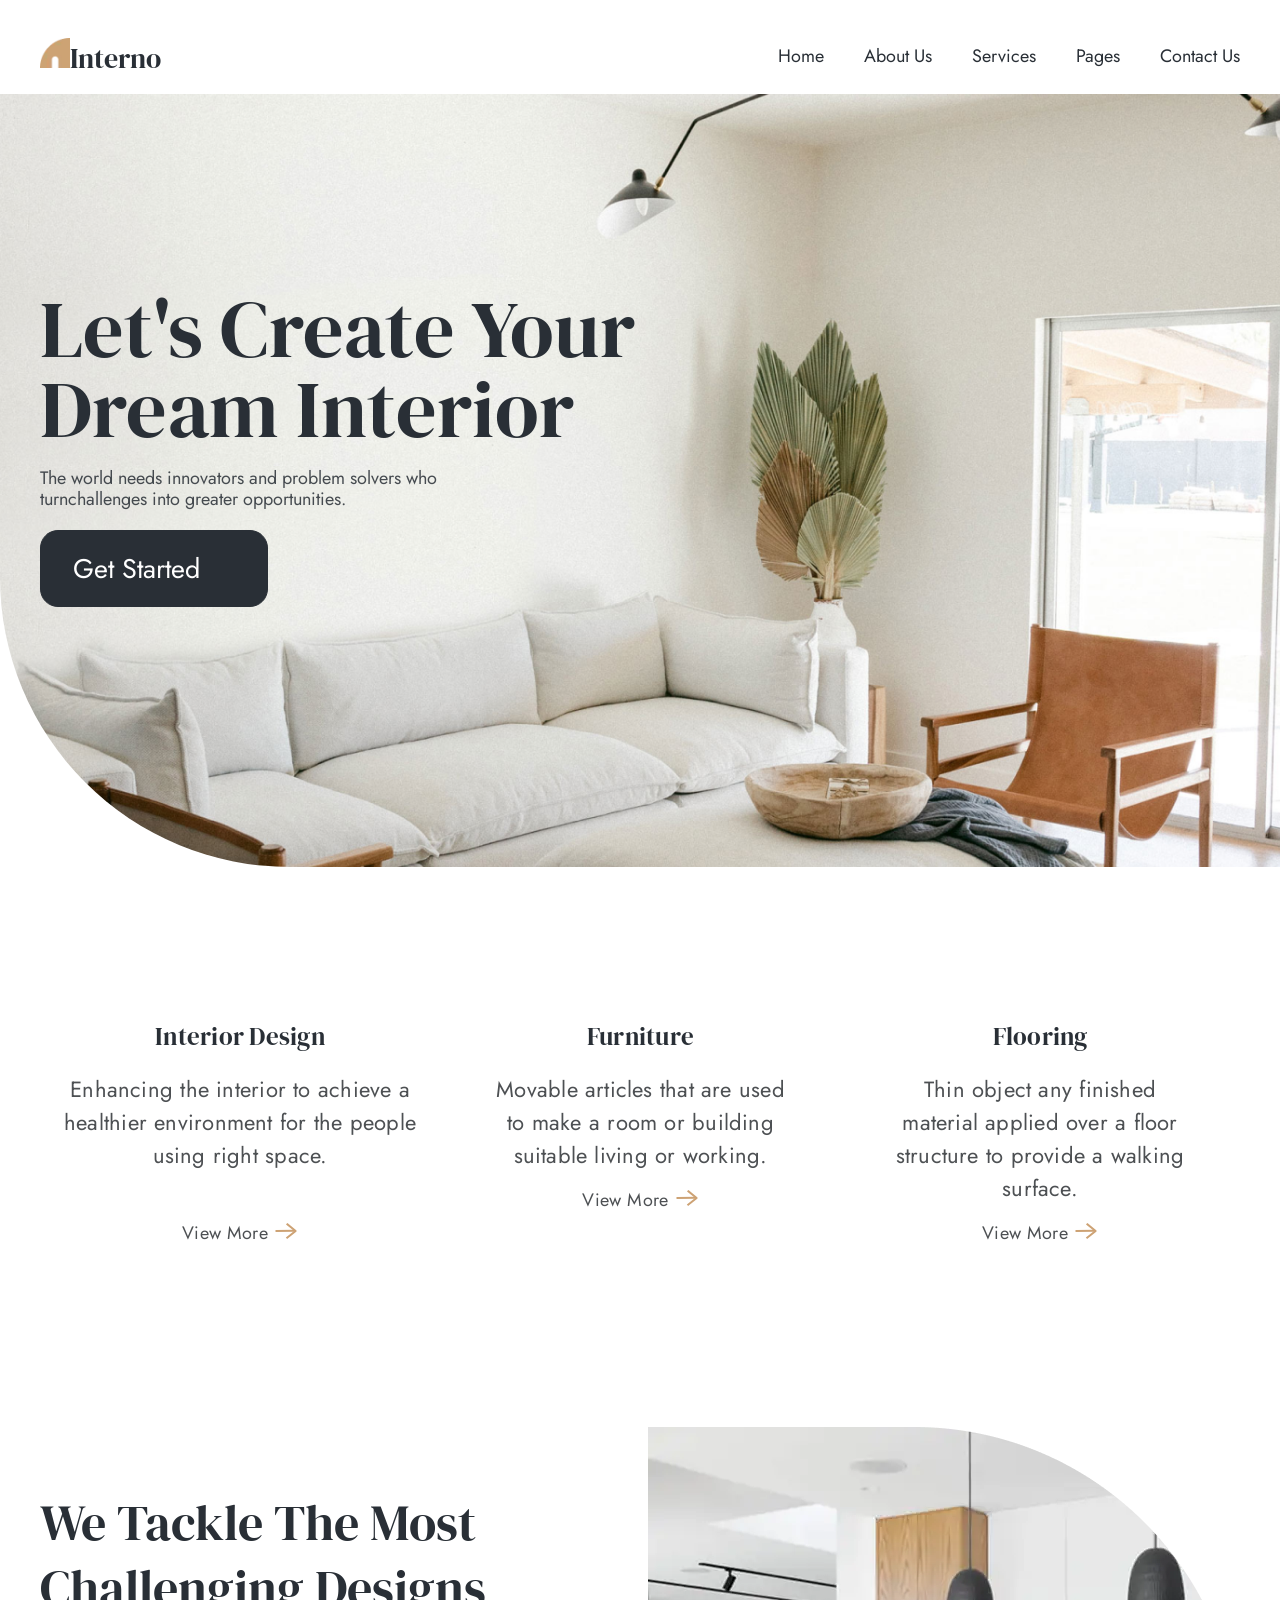
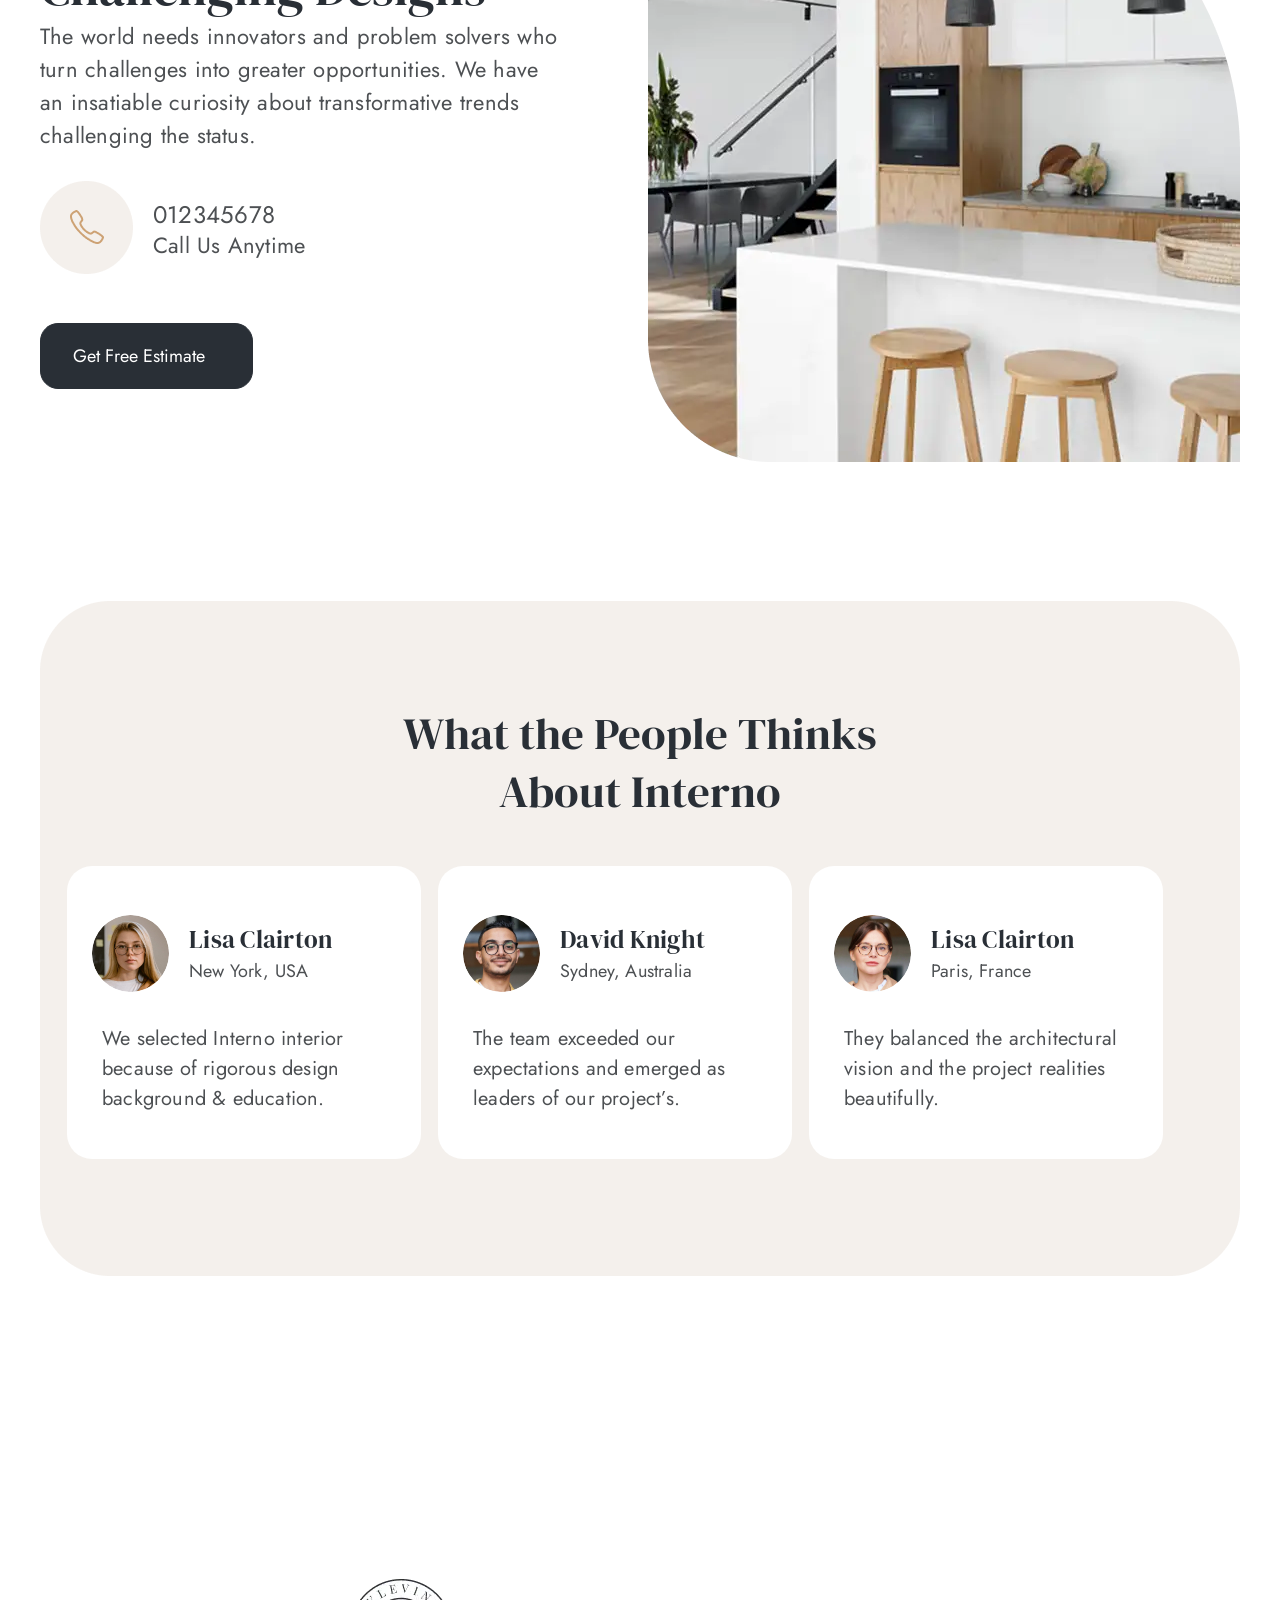
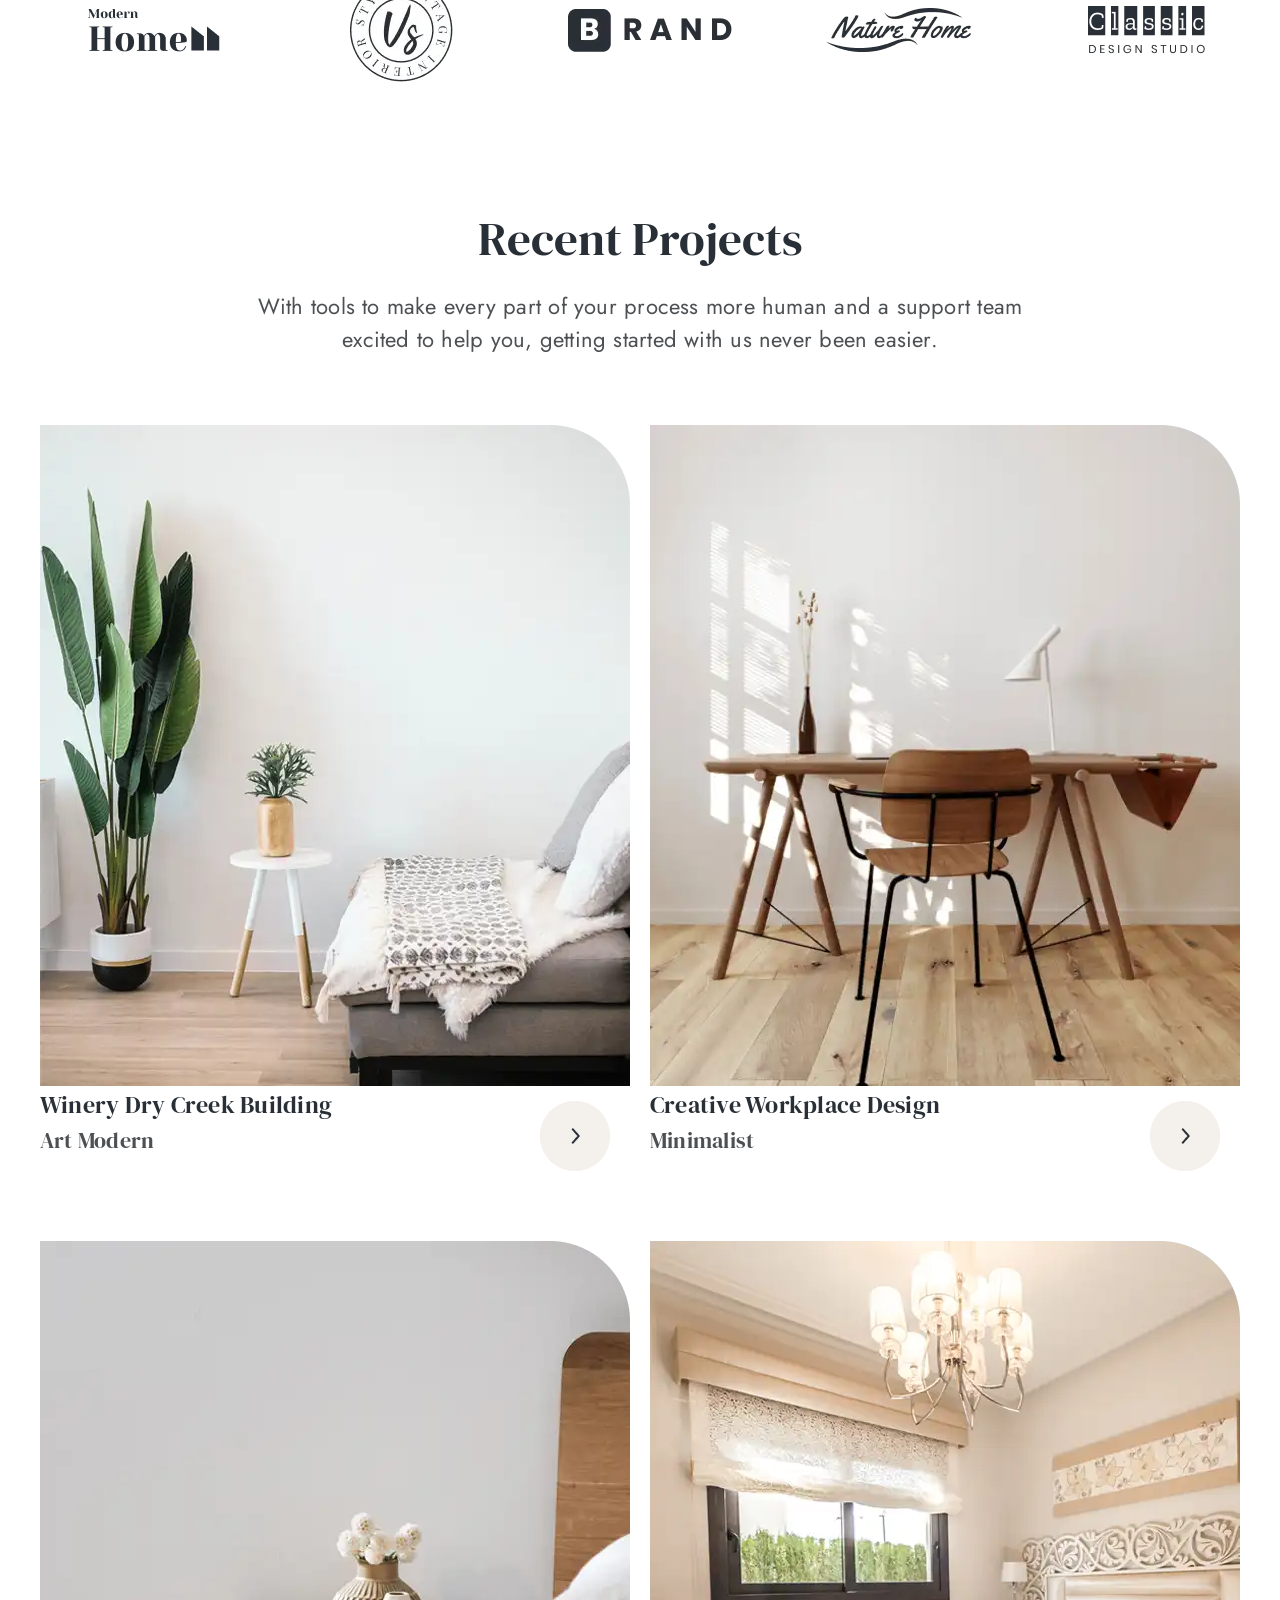
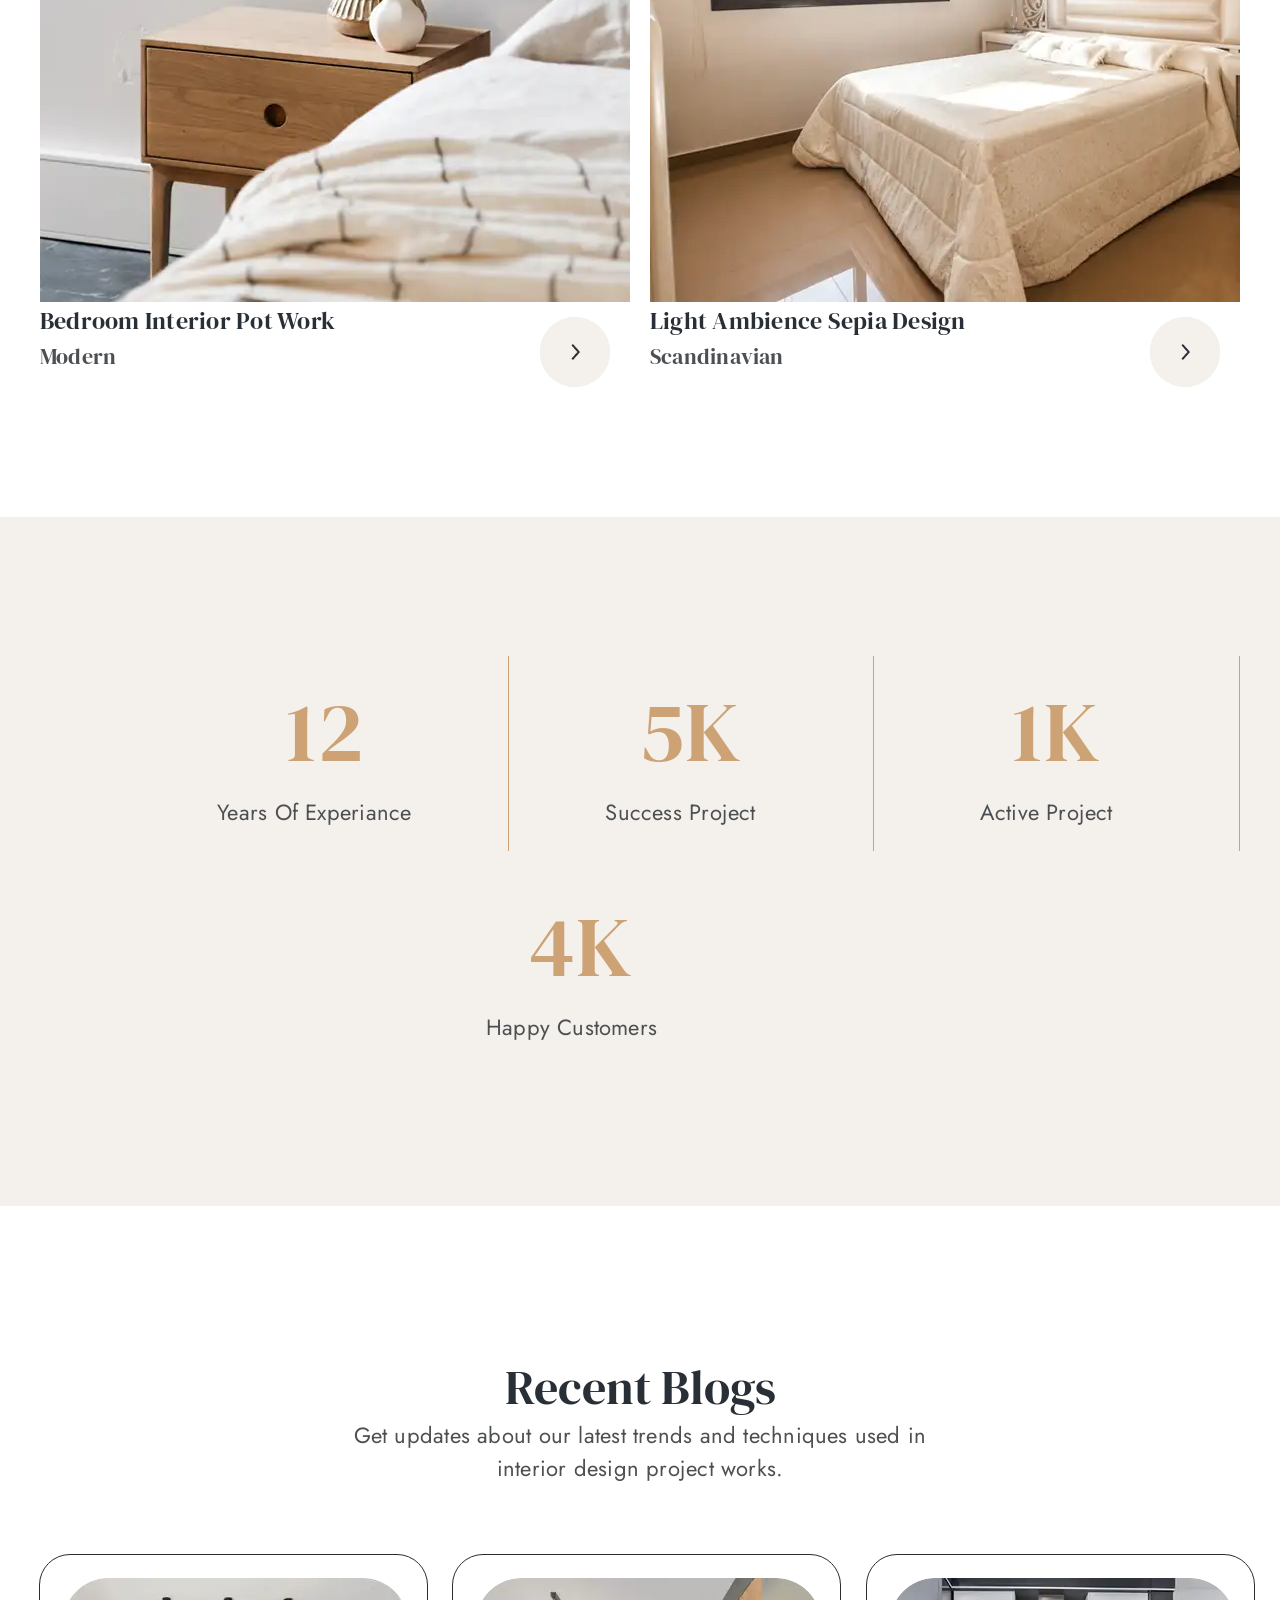
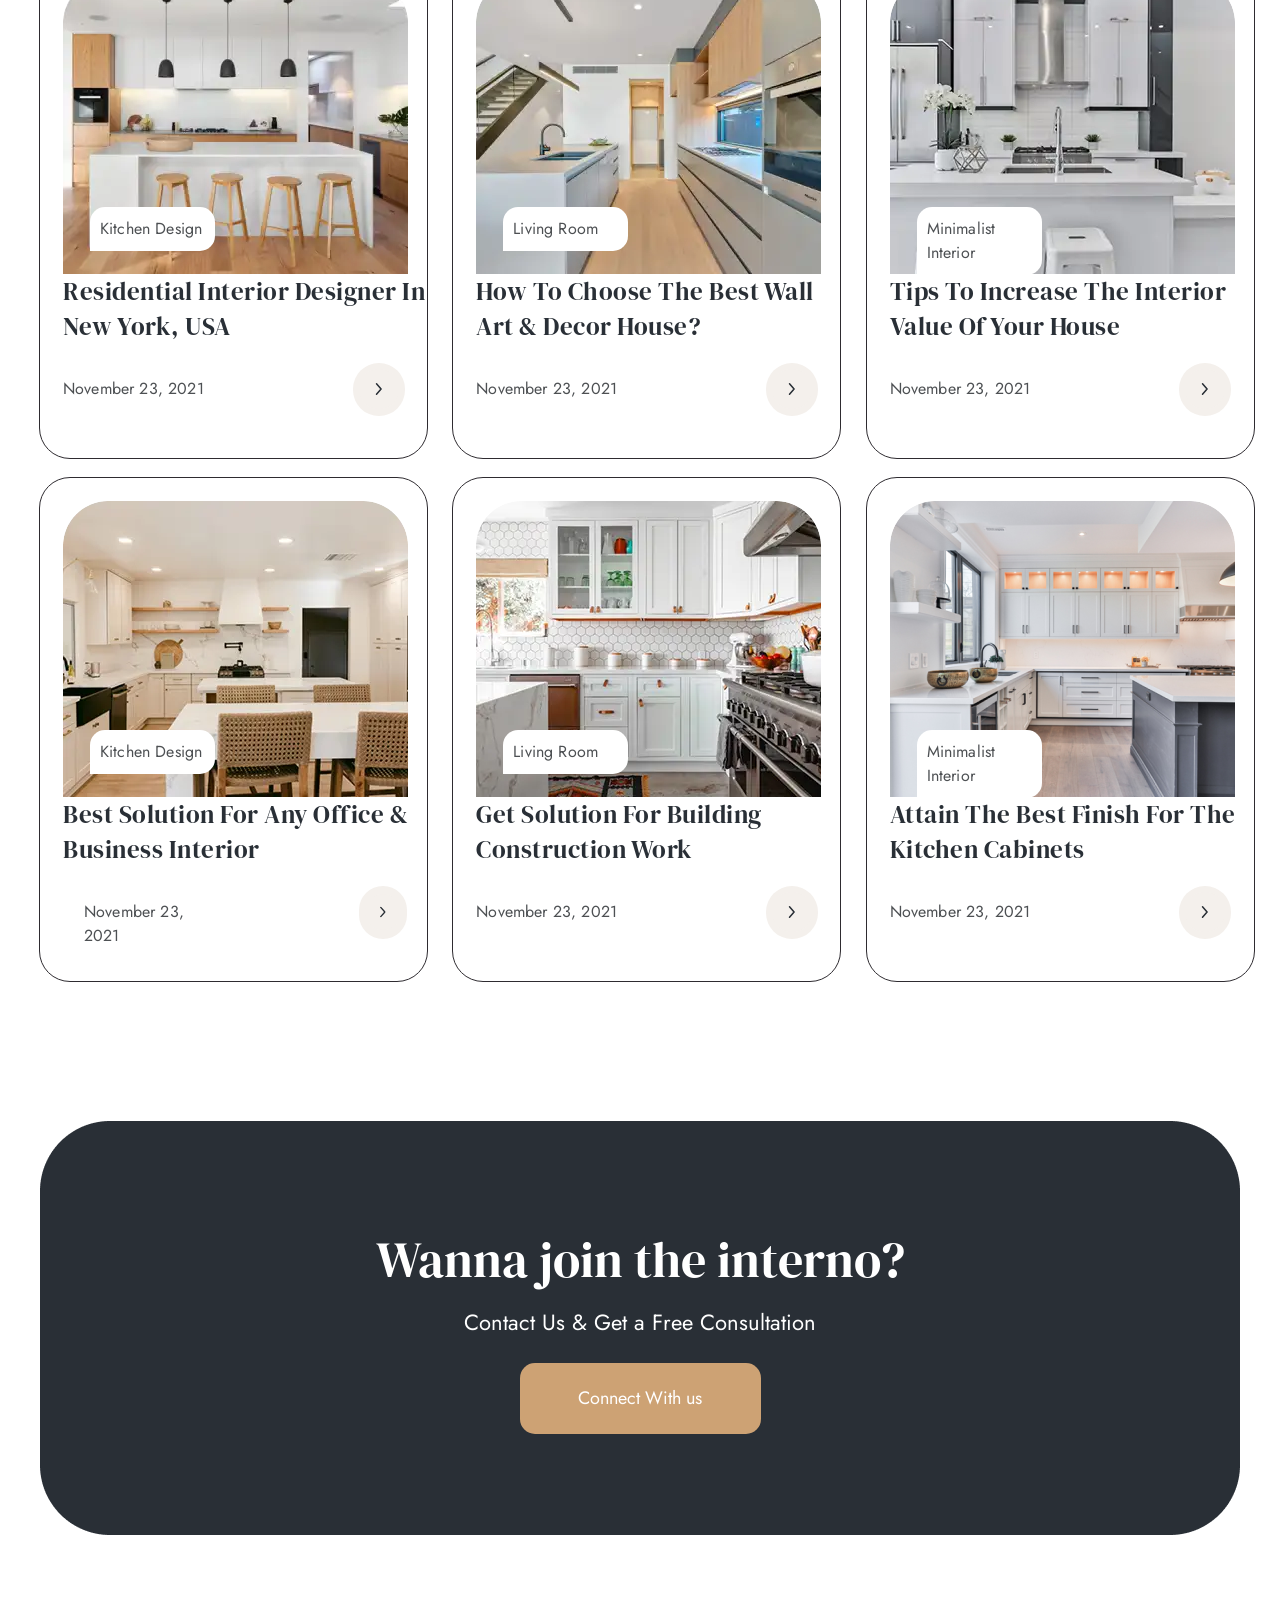
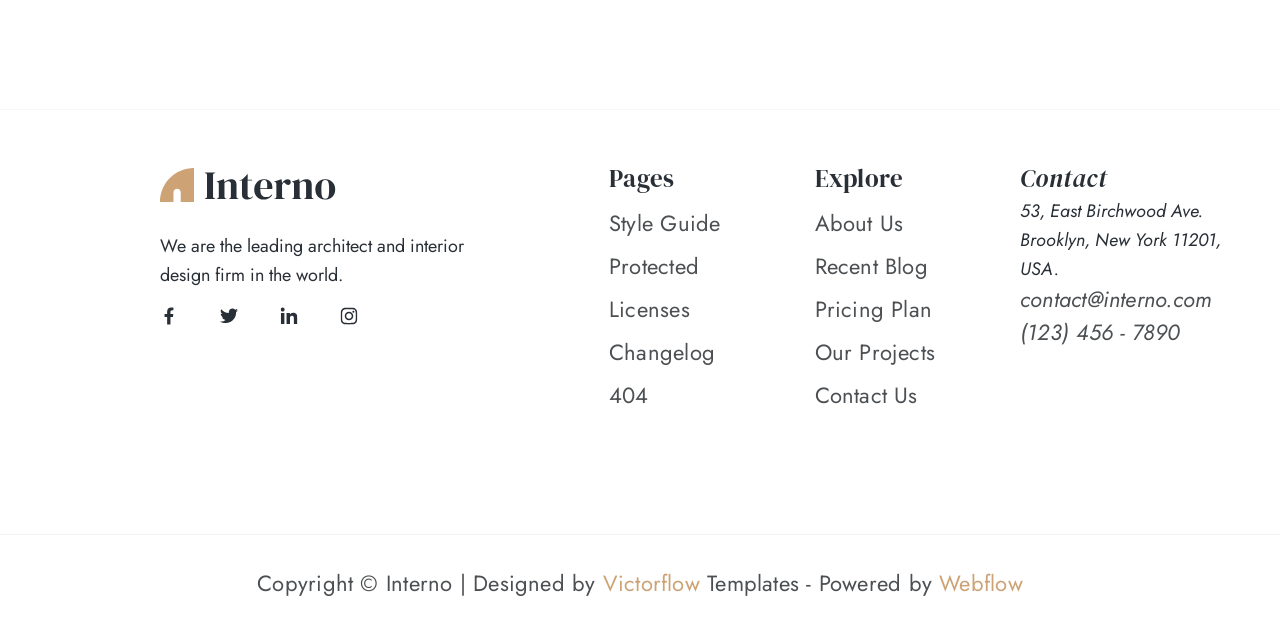
<file: index.html>
<!DOCTYPE html>
<html lang="en">

<head>
    <meta charset="UTF-8">
    <meta name="viewport" content="width=device-width, initial-scale=1.0">
    <title>Document</title>
    <link rel="stylesheet" href="https://cdnjs.cloudflare.com/ajax/libs/modern-normalize/3.0.1/modern-normalize.min.css"
        integrity="sha512-q6WgHqiHlKyOqslT/lgBgodhd03Wp4BEqKeW6nNtlOY4quzyG3VoQKFrieaCeSnuVseNKRGpGeDU3qPmabCANg=="
        crossorigin="anonymous" referrerpolicy="no-referrer" />
    <link rel="preconnect" href="https://fonts.googleapis.com">
    <link rel="preconnect" href="https://fonts.gstatic.com" crossorigin>
    <link
        href="https://fonts.googleapis.com/css2?family=DM+Serif+Display:ital@0;1&family=Inter:ital,opsz,wght@0,14..32,100..900;1,14..32,100..900&family=Jost:ital,wght@0,100..900;1,100..900&display=swap"
        rel="stylesheet">
    <link rel="stylesheet" href="./css/reset.css">
    <link rel="stylesheet" href="./css/style.css">
</head>

<body>
    <header class="header">
        <div class="container header-container">
            <div class="header-all">
                <a href="#" class="header-logo">Interno</a>
                <nav class="header-nav">
                    <a href="#">Home</a>
                    <a href="#">About Us</a>
                    <a href="#">Services</a>
                    <a href="#">Pages</a>
                    <a href="#">Contact Us</a>
                </nav>
            </div>
        </div>
    </header>
    <main class="main">
        <section class="section dream-section">
            <div class="container dream-container">
                <h1 class="dream-h1">Let's Create Your <br> Dream Interior</h1>
                <p class="dream-p">The world needs innovators and problem solvers who turnchallenges into greater
                    opportunities.</p>
                <div class="background-button">
                    <button class="dream-button" type="button">Get Started</button>
                </div>
            </div>
        </section>
        <section class="section info-section">
            <div class="container info-container">
                <ul class="info-ul">
                    <li class="info-li">
                        <div class="info-box ">
                            <h2 class="info-h2">Interior Design</h2>
                            <p class="info-p infop">Enhancing the interior to achieve a healthier environment for the
                                people
                                using right space.</p>
                            <a class="info-a" href="">View More</a>
                        </div>
                    </li>
                    <li class="info-li">
                        <div class="info-box infoc">
                            <h2 class="info-h2 info-f">Furniture</h2>
                            <p class="info-p info-en">Movable articles that are used to make a room or building<br>
                                suitable
                                living or working.
                            </p>
                            <a class="info-a infov" href="">View More</a>
                        </div>
                    </li>
                    <li class="info-li">
                        <div class="info-box infoa">
                            <h2 class="info-h2 info-fl">Flooring</h2>
                            <p class="info-p info-th">Thin object any finished material applied over a floor structure
                                to
                                provide a walking surface.
                            </p>
                            <a class="info-a" href="">View More</a>
                        </div>
                    </li>
                </ul>
            </div>
        </section>
        <section class="section call-section">
            <div class="container call-container">
                <div>
                    <h3 class="call-h3">We Tackle The Most<br> Challenging Designs</h3>
                    <p class="call-p">The world needs innovators and problem solvers who<br> turn challenges into
                        greater
                        opportunities. We
                        have<br> an insatiable curiosity about transformative trends<br> challenging the status.</p>
                    <div class="tel-div">
                        <img class="telefon" src="./fotos/phone.png" alt="">
                        <div class="call-div">
                            <a class="call-a" href="tel:012345678">012345678</a>
                            <p class="call-call">Call Us Anytime</p>
                        </div>
                    </div>
                    <button class="call-button" type="button">Get Free Estimate</button>
                </div>
                <img class="call-img" src="./fotos/flors.webp" alt="">
                <!-- Декор фото x2 -->

            </div>
        </section>
        <section class="section about-section">
            <div class="container about-container">
                <h4 class="about-h4">What the People Thinks <br>About Interno</h4>
                <div class="obertka">
                    <ul class="about-ul">
                        <li class="about-li">
                            <div class="about-father">
                                <img class="about-img" src="./fotos/lisa.png" alt="lisa" />
                                <div class="about-profile">
                                    <h2 class="about-h2">Lisa Clairton</h2>
                                    <p class="about-p">New York, USA</p>
                                </div>
                            </div>

                            <p class="about-pa">
                                We selected Interno interior because of rigorous design background &
                                education.
                            </p>
                        </li>
                        <li class="about-li">
                            <div class="about-father">
                                <img class="about-img" src="./fotos/david.png" alt="david">

                                <div class="about-profile">
                                    <h2 class="about-h2">David Knight</h2>
                                    <p class="about-p">Sydney, Australia</p>
                                </div>
                            </div>
                            <p class="about-pa">The team exceeded our expectations and emerged as leaders of our
                                project’s.</p>


                        </li>
                        <li class="about-li" id="lisa">
                            <div class="about-father">
                                <img class="about-img" src="./fotos/clair.png" alt="lisa">

                                <div class="about-profile">
                                    <h2 class="about-h2">Lisa Clairton</h2>
                                    <p class="about-p">Paris, France</p>
                                </div>
                            </div>
                            <p class="about-pa">They balanced the architectural vision and the project realities
                                beautifully.</p>
                        </li>
                    </ul>
                </div>
            </div>
        </section>
        <section class="section gallary-section">
            <div class="container gallary-container">
                <img class="gallary-img" id="home" src="./fotos/home.webp" alt="home">
                <img class="gallary-img" id="stylesheet" src="./fotos/stylevintage.webp" alt="stylesheet">
                <img class="gallary-img" id="brand" src="./fotos/brand.webp" alt="brand">
                <img class="gallary-img" id="naturehome" src="./fotos/naturehome.webp" alt="naturehome">
                <img class="gallary-img" id="clasicdesing" src="./fotos/clasicdesing.webp" alt="clasicdesing">
            </div>
        </section>
        <section class="section foto-section">
            <div class="container foto-container">
                <h2 class="foto-h6">Recent Projects</h6>
                    <p class="foto-p">With tools to make every part of your process more human and a support
                        team<br>excited
                        to help you,
                        getting started with us never been easier.</p>
                    <ul class="foto-ul">
                        <li class="foto-li">
                            <img class="foto-sofa" id="foto-img" src="./fotos/sofa.webp" alt="sofa">
                            <div class="foto-ele">
                                <h4 class="foto-h4">Winery Dry Creek Building</h4>
                                <p class="foto-pe">Art Modern</p>
                                <a class="foto-a" href=""><img src="./fotos/ste.png" alt=""></a>
                            </div>
                        </li>
                        <li class="foto-li">
                            <img class="foto-table" src="./fotos/table.webp" alt="table">
                            <div class="foto-ele">
                                <h4 class="foto-h4">Creative Workplace Design</h4>
                                <p class="foto-pe">Minimalist</p>
                                <a class="foto-a" href=""><img src="./fotos/ste.png" alt=""></a>
                            </div>
                        </li>
                        <li class="foto-li">
                            <img class="foto-bad" id="foto-bad" src="./fotos/bad.webp" alt="bad">
                            <div class="foto-ele">
                                <h4 class="foto-h4">Bedroom Interior Pot Work</h4>
                                <p class="foto-pe">Modern</p>
                                <a class="foto-a" href=""><img src="./fotos/ste.png" alt=""></a>
                            </div>
                        </li>
                        <li class="foto-li">
                            <img class="foto-wind" id="foto-wind" src="./fotos/wind.webp" alt="wind">
                            <div class="foto-ele">
                                <h4 class="foto-h4">Light Ambience Sepia Design</h4>
                                <p class="foto-pe">Scandinavian</p>
                                <a class="foto-a" href=""><img src="./fotos/ste.png" alt=""></a>
                            </div>
                        </li>
                    </ul>
            </div>
        </section>
        <section class="section years-section">
            <div class="container years-container">
                <div class="stat-item" id="one">
                    <h5 class="years-h5">12</h5>
                    <p id="years1" class="years-p">Years Of Experiance</p>
                </div>
                <img class="vertik" src="./fotos/vertik.png" alt="">

                <div class="stat-item">
                    <h5 class="years-h5">5K</h5>
                    <p id="years2" class="years-p">Success Project</p>
                </div>
                <img class="vertik" src="./fotos/vertik.png" alt="">

                <div class="stat-item">
                    <h5 class="years-h5">1K</h5>
                    <p id="years3" class="years-p">Active Project</p>
                </div>
                <img class="vertik" src="./fotos/vertik.png" alt="">

                <div class="stat-item" id="last">
                    <h5 class="years-h5">4K</h5>
                    <p id="years4" class="years-p">Happy Customers</p>
                </div>
            </div>
        </section>
        <section class="section exth-section">
            <div class="container exth-container">
                <h5 class="exth-h5">Recent Blogs</h5>
                <p class="exth-p">Get updates about our latest trends and techniques used in <br>interior design
                    project works.</p>
                <ul class="exth-ul">
                    <li class="exth-li">
                        <img class="exth-img" src="./fotos/sitaps.webp" alt="sitaps">
                        <p class="exth-pa">Kitchen Design</p>
                        <h2 class="exth-h2">Residential Interior Designer In New York, USA</h2>
                        <div class="exth-div ">
                            <p class="exth-paa">November 23, 2021</p>
                            <button class="exth-button" type="button"><img src="./fotos/knopka.svg" alt=""></button>
                        </div>
                    </li>
                    <li class="exth-li">
                        <img class="exth-img" src="./fotos/room.webp" alt="room">
                        <p class="exth-pa">Living Room</p>
                        <h2 class="exth-h2">How To Choose The Best Wall Art & Decor House?</h2>
                        <div class="exth-div">
                            <p class="exth-paa">November 23, 2021</p>
                            <button class="exth-button" type="button"><img src="./fotos/knopka.svg" alt=""></button>
                        </div>
                    </li>
                    <li class="exth-li">
                        <img class="exth-img" src="./fotos/kitchen.webp" alt="kitchen">
                        <p class="exth-pa">Minimalist Interior</p>
                        <h2 class="exth-h2">Tips To Increase The Interior Value Of Your House</h2>
                        <div class="exth-div">
                            <p class="exth-paa">November 23, 2021</p>
                            <button class="exth-button" type="button"><img src="./fotos/knopka.svg" alt=""></button>
                        </div>
                    </li>
                    <li class="exth-li">
                        <img class="exth-img" src="./fotos/bestsol.webp" alt="bestsol">
                        <p class="exth-pa">Kitchen Design</p>
                        <h2 class="exth-h2">Best Solution For Any Office & Business Interior</h2>
                        <div class="exth-div">
                            <div class="exth-div">
                                <p class="exth-paa">November 23, 2021</p>
                                <button class="exth-button" type="button"><img src="./fotos/knopka.svg" alt=""></button>
                            </div>
                    </li>
                    <li class="exth-li">
                        <img class="exth-img" src="./fotos/matroshka.webp" alt="matroshka">
                        <p class="exth-pa">Living Room</p>
                        <h2 class="exth-h2">Get Solution For Building Construction Work</h2>
                        <div class="exth-div">
                            <p class="exth-paa">November 23, 2021</p>
                            <button class="exth-button" type="button"><img src="./fotos/knopka.svg" alt=""></button>
                        </div>
                    </li>
                    <li class="exth-li">
                        <img class="exth-img" src="./fotos/auain.png" alt="auain">
                        <p class="exth-pa">Minimalist Interior</p>
                        <h2 class="exth-h2">Attain The Best Finish For The Kitchen Cabinets</h2>
                        <div class="exth-div">
                            <p class="exth-paa">November 23, 2021</p>
                            <button class="exth-button" type="button"><img src="./fotos/knopka.svg" alt=""></button>
                        </div>
                    </li>
                </ul>
            </div>
        </section>
        <section class="section connect-section">
            <div class="container connect-container">
                <h4 class="connect-h4">Wanna join the interno?</h4>
                <p class="connect-p">Contact Us & Get a Free Consultation</p>
                <button class="connect-button" type="button"><a href="./page.html">Connect With us</a></button>
            </div>
        </section>
    </main>
    <footer class="footer">
        <div class="container footer__container">
            <div class="footer__brand">
                <a class="footer__logo" href="#" aria-label="Interno home">

                    <svg width="177" height="50" viewBox="0 0 177 50" fill="none" xmlns="http://www.w3.org/2000/svg">
                        <path
                            d="M44.88 39.0001V38.6001L45.68 38.2801C46.2133 38.0934 46.56 37.8401 46.72 37.5201C46.9067 37.2001 47 36.7734 47 36.2401V15.3601C47 14.8268 46.92 14.4001 46.76 14.0801C46.6 13.7601 46.24 13.5068 45.68 13.3201L44.88 13.0001V12.6001H55.16V13.0001L54.36 13.3201C53.8267 13.5068 53.4667 13.7601 53.28 14.0801C53.12 14.4001 53.04 14.8268 53.04 15.3601V36.2401C53.04 36.7734 53.12 37.2001 53.28 37.5201C53.4667 37.8134 53.8267 38.0668 54.36 38.2801L55.16 38.6001V39.0001H44.88ZM56.8313 39.0001V38.6001L57.3913 38.4401C58.3246 38.1734 58.7913 37.5201 58.7913 36.4801V23.9601C58.7913 23.3734 58.6979 22.9468 58.5113 22.6801C58.3246 22.3868 57.9646 22.1868 57.4313 22.0801L56.8313 21.9201V21.5201L63.6713 19.2001L64.0713 19.6001L64.3913 22.0001C65.3246 21.1734 66.3779 20.4934 67.5513 19.9601C68.7246 19.4268 69.8846 19.1601 71.0313 19.1601C72.7913 19.1601 74.1379 19.6401 75.0713 20.6001C76.0313 21.5601 76.5113 23.0268 76.5113 25.0001V36.5201C76.5113 37.5601 77.0179 38.2134 78.0313 38.4801L78.3913 38.6001V39.0001H68.9513V38.6001L69.4713 38.4401C70.4046 38.1468 70.8713 37.4934 70.8713 36.4801V23.7201C70.8713 22.0134 70.0179 21.1601 68.3113 21.1601C67.1379 21.1601 65.8579 21.7468 64.4713 22.9201V36.5201C64.4713 37.5601 64.9379 38.2134 65.8713 38.4801L66.2313 38.6001V39.0001H56.8313ZM87.3609 39.6001C85.6543 39.6001 84.3209 39.1734 83.3609 38.3201C82.4276 37.4668 81.9609 36.1068 81.9609 34.2401V20.5601H79.2009V20.1601L80.1609 20.0001C80.9876 19.8134 81.6943 19.5468 82.2809 19.2001C82.8943 18.8534 83.4943 18.3868 84.0809 17.8001L87.3609 14.1601H87.7609L87.6409 19.7601H92.1209V20.5601H87.6009V34.9601C87.6009 35.8934 87.8009 36.6001 88.2009 37.0801C88.6276 37.5601 89.1609 37.8001 89.8009 37.8001C90.3609 37.8001 90.8543 37.6668 91.2809 37.4001C91.7076 37.1068 92.1343 36.7201 92.5609 36.2401L92.9609 36.6401C92.4276 37.5468 91.6943 38.2668 90.7609 38.8001C89.8276 39.3334 88.6943 39.6001 87.3609 39.6001ZM104.137 19.1601C105.87 19.1601 107.35 19.5201 108.577 20.2401C109.804 20.9334 110.737 21.8934 111.377 23.1201C112.044 24.3201 112.377 25.6934 112.377 27.2401C112.377 27.5334 112.364 27.8401 112.337 28.1601C112.31 28.4534 112.257 28.7201 112.177 28.9601H100.257C100.284 31.8401 100.79 33.9201 101.777 35.2001C102.79 36.4534 104.284 37.0801 106.257 37.0801C107.59 37.0801 108.67 36.8668 109.497 36.4401C110.324 36.0134 111.097 35.3868 111.817 34.5601L112.217 34.9201C111.39 36.3868 110.284 37.5334 108.897 38.3601C107.537 39.1868 105.897 39.6001 103.977 39.6001C102.084 39.6001 100.404 39.2001 98.9369 38.4001C97.4702 37.5734 96.3235 36.4001 95.4969 34.8801C94.6702 33.3601 94.2569 31.5468 94.2569 29.4401C94.2569 27.2534 94.7369 25.4001 95.6969 23.8801C96.6569 22.3334 97.8835 21.1601 99.3769 20.3601C100.897 19.5601 102.484 19.1601 104.137 19.1601ZM104.017 19.9601C103.244 19.9601 102.577 20.2001 102.017 20.6801C101.484 21.1334 101.057 21.9601 100.737 23.1601C100.444 24.3334 100.284 26.0001 100.257 28.1601H107.097C107.364 25.2534 107.257 23.1601 106.777 21.8801C106.297 20.6001 105.377 19.9601 104.017 19.9601ZM114.37 39.0001V38.6001L114.97 38.4401C115.504 38.2801 115.864 38.0401 116.05 37.7201C116.264 37.4001 116.37 36.9868 116.37 36.4801V23.9601C116.37 23.3734 116.264 22.9468 116.05 22.6801C115.864 22.3868 115.504 22.1868 114.97 22.0801L114.37 21.9201V21.5201L121.25 19.2001L121.65 19.6001L122.01 23.0401V23.3601C122.384 22.6134 122.864 21.9334 123.45 21.3201C124.064 20.6801 124.73 20.1601 125.45 19.7601C126.197 19.3601 126.93 19.1601 127.65 19.1601C128.664 19.1601 129.437 19.4401 129.97 20.0001C130.504 20.5601 130.77 21.2668 130.77 22.1201C130.77 23.0268 130.504 23.7334 129.97 24.2401C129.464 24.7201 128.85 24.9601 128.13 24.9601C127.01 24.9601 126.024 24.4001 125.17 23.2801L125.09 23.2001C124.824 22.8268 124.517 22.6268 124.17 22.6001C123.824 22.5468 123.504 22.7068 123.21 23.0801C122.944 23.3201 122.717 23.6134 122.53 23.9601C122.37 24.2801 122.21 24.6534 122.05 25.0801V36.2401C122.05 37.3068 122.517 37.9734 123.45 38.2401L124.73 38.6001V39.0001H114.37ZM132.027 39.0001V38.6001L132.587 38.4401C133.52 38.1734 133.987 37.5201 133.987 36.4801V23.9601C133.987 23.3734 133.893 22.9468 133.707 22.6801C133.52 22.3868 133.16 22.1868 132.627 22.0801L132.027 21.9201V21.5201L138.867 19.2001L139.267 19.6001L139.587 22.0001C140.52 21.1734 141.573 20.4934 142.747 19.9601C143.92 19.4268 145.08 19.1601 146.227 19.1601C147.987 19.1601 149.333 19.6401 150.267 20.6001C151.227 21.5601 151.707 23.0268 151.707 25.0001V36.5201C151.707 37.5601 152.213 38.2134 153.227 38.4801L153.587 38.6001V39.0001H144.147V38.6001L144.667 38.4401C145.6 38.1468 146.067 37.4934 146.067 36.4801V23.7201C146.067 22.0134 145.213 21.1601 143.507 21.1601C142.333 21.1601 141.053 21.7468 139.667 22.9201V36.5201C139.667 37.5601 140.133 38.2134 141.067 38.4801L141.427 38.6001V39.0001H132.027ZM165.272 39.6001C163.245 39.6001 161.485 39.1868 159.992 38.3601C158.498 37.5068 157.338 36.3068 156.512 34.7601C155.712 33.2134 155.312 31.4001 155.312 29.3201C155.312 27.2401 155.738 25.4401 156.592 23.9201C157.472 22.4001 158.658 21.2268 160.152 20.4001C161.672 19.5734 163.378 19.1601 165.272 19.1601C167.165 19.1601 168.858 19.5734 170.352 20.4001C171.845 21.2001 173.018 22.3601 173.872 23.8801C174.752 25.4001 175.192 27.2134 175.192 29.3201C175.192 31.4268 174.778 33.2534 173.952 34.8001C173.152 36.3201 172.005 37.5068 170.512 38.3601C169.045 39.1868 167.298 39.6001 165.272 39.6001ZM165.272 38.8001C166.205 38.8001 166.952 38.5334 167.512 38.0001C168.072 37.4668 168.472 36.5201 168.712 35.1601C168.978 33.8001 169.112 31.8801 169.112 29.4001C169.112 26.8934 168.978 24.9601 168.712 23.6001C168.472 22.2401 168.072 21.2934 167.512 20.7601C166.952 20.2268 166.205 19.9601 165.272 19.9601C164.338 19.9601 163.578 20.2268 162.992 20.7601C162.432 21.2934 162.018 22.2401 161.752 23.6001C161.512 24.9601 161.392 26.8934 161.392 29.4001C161.392 31.8801 161.512 33.8001 161.752 35.1601C162.018 36.5201 162.432 37.4668 162.992 38.0001C163.578 38.5334 164.338 38.8001 165.272 38.8001Z"
                            fill="#292F36" />
                        <path
                            d="M0 42.0003H13.4588V32.499C13.4588 30.4853 15.0898 28.8543 17.1035 28.8543C19.1172 28.8543 20.7482 30.4853 20.7482 32.499V42.0003H33.9975V8C15.2211 8 0 23.2211 0 42.0003Z"
                            fill="#CDA274" />
                    </svg>
                </a>
                <p class="footer-p">We are the leading architect and interior design firm in the world.</p>

                <div class="footer__social" aria-hidden="true">
                    <a class="social-link" href="https://www.facebook.com/?locale=tr_TR" aria-label="facebook">
                        <svg width="10" height="19" viewBox="0 0 10 19" fill="none" xmlns="http://www.w3.org/2000/svg">
                            <g clip-path="url(#clip0_2_397)">
                                <path
                                    d="M9.18359 10.5469L9.67578 7.3125H6.54688V5.20313C6.54688 4.28907 6.96875 3.44532 8.375 3.44532H9.81641V0.667969C9.81641 0.667969 8.51562 0.421875 7.28516 0.421875C4.71875 0.421875 3.03125 2.00391 3.03125 4.81641V7.3125H0.148438V10.5469H3.03125V18.4219H6.54688V10.5469H9.18359Z"
                                    fill="#292F36" />
                            </g>
                            <defs>
                                <clipPath id="clip0_2_397">
                                    <rect width="10" height="19" fill="white" />
                                </clipPath>
                            </defs>
                        </svg>
                    </a>
                    <a class="social-link" href="https://x.com/?lang=tr" aria-label="twitter">
                        <svg width="18" height="15" viewBox="0 0 18 15" fill="none" xmlns="http://www.w3.org/2000/svg">
                            <path
                                d="M16.1367 3.6211C16.8398 3.09376 17.4727 2.46093 17.9648 1.72265C17.332 2.0039 16.5938 2.21485 15.8555 2.28516C16.6289 1.82812 17.1914 1.12501 17.4727 0.246094C16.7695 0.667969 15.9609 0.984375 15.1523 1.16015C14.4492 0.421875 13.5 0 12.4453 0C10.4062 0 8.75391 1.65234 8.75391 3.69141C8.75391 3.97266 8.78906 4.25391 8.85938 4.53516C5.80078 4.35938 3.05859 2.88281 1.23047 0.667969C0.914062 1.19532 0.738281 1.82812 0.738281 2.53126C0.738281 3.79688 1.37109 4.92188 2.39062 5.58985C1.79297 5.55469 1.19531 5.41406 0.703125 5.13281V5.16796C0.703125 6.96093 1.96875 8.4375 3.65625 8.78906C3.375 8.85937 3.02344 8.92968 2.70703 8.92968C2.46094 8.92968 2.25 8.89454 2.00391 8.85938C2.46094 10.3359 3.83203 11.3906 5.44922 11.4258C4.18359 12.4101 2.60156 13.0078 0.878906 13.0078C0.5625 13.0078 0.28125 12.9726 0 12.9375C1.61719 13.9922 3.55078 14.5898 5.66016 14.5898C12.4453 14.5898 16.1367 9.00001 16.1367 4.11329C16.1367 3.93751 16.1367 3.79688 16.1367 3.6211Z"
                                fill="#292F36" />
                        </svg>
                    </a>
                    <a class="social-link" href="https://instant.pxcode.io/" aria-label="linkedin">
                        <svg width="16" height="17" viewBox="0 0 16 17" fill="none" xmlns="http://www.w3.org/2000/svg">
                            <g clip-path="url(#clip0_2_401)">
                                <path
                                    d="M3.64062 16.1719V5.66016H0.371094V16.1719H3.64062ZM1.98828 4.25391C3.04297 4.25391 3.88672 3.375 3.88672 2.32032C3.88672 1.30079 3.04297 0.457031 1.98828 0.457031C0.96875 0.457031 0.125 1.30079 0.125 2.32032C0.125 3.375 0.96875 4.25391 1.98828 4.25391ZM15.8398 16.1719H15.875V10.4063C15.875 7.59375 15.2422 5.41407 11.9375 5.41407C10.3555 5.41407 9.30078 6.29297 8.84375 7.10157H8.80859V5.66016H5.67969V16.1719H8.94922V10.9688C8.94922 9.59766 9.19531 8.29688 10.8828 8.29688C12.5703 8.29688 12.6055 9.84375 12.6055 11.0743V16.1719H15.8398Z"
                                    fill="#292F36" />
                            </g>
                            <defs>
                                <clipPath id="clip0_2_401">
                                    <rect width="16" height="17" fill="white" />
                                </clipPath>
                            </defs>
                        </svg>
                    </a>
                    <a class="social-link" href="https://www.instagram.com/" aria-label="instagram">
                        <svg width="17" height="18" viewBox="0 0 17 18" fill="none" xmlns="http://www.w3.org/2000/svg">
                            <g clip-path="url(#clip0_2_403)">
                                <path
                                    d="M8.5 4.7793C6.125 4.7793 4.23242 6.70899 4.23242 9.04688C4.23242 11.4219 6.125 13.3145 8.5 13.3145C10.8379 13.3145 12.7676 11.4219 12.7676 9.04688C12.7676 6.70899 10.8379 4.7793 8.5 4.7793ZM8.5 11.8301C6.97852 11.8301 5.7168 10.6055 5.7168 9.04688C5.7168 7.52539 6.94141 6.30079 8.5 6.30079C10.0215 6.30079 11.2461 7.52539 11.2461 9.04688C11.2461 10.6055 10.0215 11.8301 8.5 11.8301ZM13.918 4.63086C13.918 4.07422 13.4727 3.62891 12.916 3.62891C12.3594 3.62891 11.9141 4.07422 11.9141 4.63086C11.9141 5.1875 12.3594 5.63282 12.916 5.63282C13.4727 5.63282 13.918 5.1875 13.918 4.63086ZM16.7383 5.63282C16.6641 4.29688 16.3672 3.10938 15.4023 2.14454C14.4375 1.17969 13.25 0.882813 11.9141 0.808594C10.541 0.734375 6.42188 0.734375 5.04883 0.808594C3.71289 0.882813 2.5625 1.17969 1.56055 2.14454C0.595703 3.10938 0.298828 4.29688 0.224609 5.63282C0.150391 7.00586 0.150391 11.125 0.224609 12.4981C0.298828 13.834 0.595703 14.9844 1.56055 15.9864C2.5625 16.9512 3.71289 17.2481 5.04883 17.3223C6.42188 17.3965 10.541 17.3965 11.9141 17.3223C13.25 17.2481 14.4375 16.9512 15.4023 15.9864C16.3672 14.9844 16.6641 13.834 16.7383 12.4981C16.8125 11.125 16.8125 7.00586 16.7383 5.63282ZM14.957 13.9454C14.6973 14.6875 14.1035 15.2442 13.3984 15.5411C12.2852 15.9864 9.6875 15.875 8.5 15.875C7.27539 15.875 4.67773 15.9864 3.60156 15.5411C2.85938 15.2442 2.30273 14.6875 2.00586 13.9454C1.56055 12.8692 1.67188 10.2715 1.67188 9.04688C1.67188 7.85938 1.56055 5.26172 2.00586 4.14844C2.30273 3.44336 2.85938 2.88672 3.60156 2.58985C4.67773 2.14454 7.27539 2.25586 8.5 2.25586C9.6875 2.25586 12.2852 2.14454 13.3984 2.58985C14.1035 2.84961 14.6602 3.44336 14.957 4.14844C15.4023 5.26172 15.291 7.85938 15.291 9.04688C15.291 10.2715 15.4023 12.8692 14.957 13.9454Z"
                                    fill="#292F36" />
                            </g>
                            <defs>
                                <clipPath id="clip0_2_403">
                                    <rect width="17" height="18" fill="white" />
                                </clipPath>
                            </defs>
                        </svg>
                    </a>
                </div>
            </div>

            <nav class="footer__nav" aria-label="Footer navigation">
                <section class="footer-col">
                    <h3 class="footer-h3">Pages</h3>
                    <ul class="footer-list">
                        <li class="footer-li"><a class="footer-a" href="#">Style Guide</a></li>
                        <li class="footer-li"><a class="footer-a" href="#">Protected</a></li>
                        <li class="footer-li"><a class="footer-a" href="#">Licenses</a></li>
                        <li class="footer-li"><a class="footer-a" href="#">Changelog</a></li>
                        <li class="footer-li"><a class="footer-a" href="#">404</a></li>
                    </ul>
                </section>

                <section class="footer-col">
                    <h3 class="footer-h3">Explore</h3>
                    <ul class="footer-list">
                        <li class="footer-li"><a class="footer-a" href="#">About Us</a></li>
                        <li class="footer-li"><a class="footer-a" href="#">Recent Blog</a></li>
                        <li class="footer-li"><a class="footer-a" href="#">Pricing Plan</a></li>
                        <li class="footer-li"><a class="footer-a" href="#">Our Projects</a></li>
                        <li class="footer-li"><a class="footer-a" href="#">Contact Us</a></li>
                    </ul>
                </section>

                <address class="footer-col footer-col--contact">
                    <h3 class="footer-h3">Contact</h3>
                    <p class="footer-p">53, East Birchwood Ave.<br>
                        Brooklyn, New York 11201, USA.<br>
                        <a class="footer-a" href="mailto:contact@interno.com">contact@interno.com</a><br>
                        <a class="footer-a" href="tel:+11234567890">(123) 456 - 7890</a>
                    </p>
                </address>
            </nav>
        </div>

        <div class="footer__bottom">
            <p class="footer-bottom-text">Copyright © Interno | Designed by <span
                    style="color: #CDA274;">Victorflow</span> Templates - Powered by
                <span style="color: #CDA274;">Webflow</span>
            </p>
        </div>
    </footer>
</body>

</html>


</body>

</html>
</file>
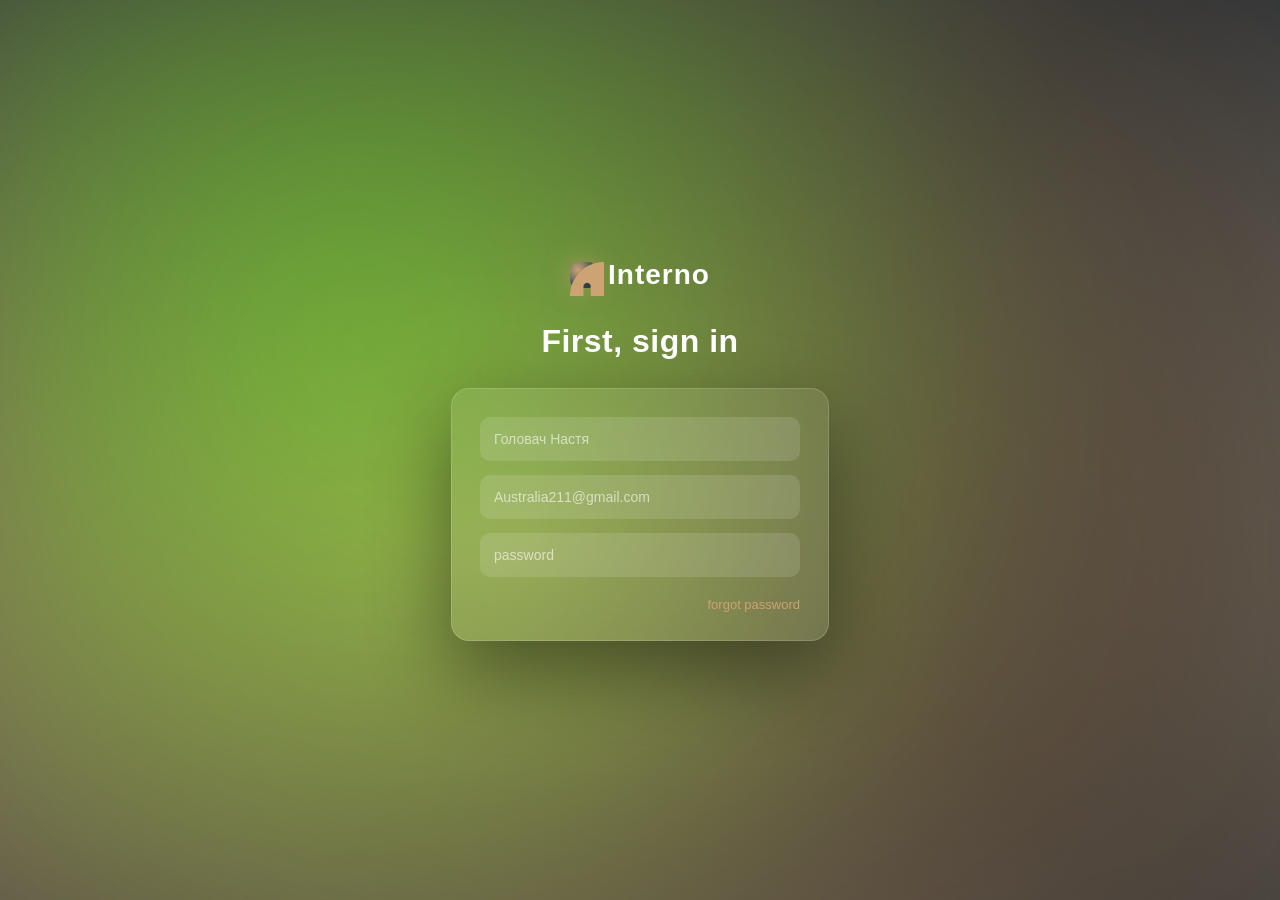
<file: page.html>
<!DOCTYPE html>
<html lang="en">

<head>
    <meta charset="UTF-8">
    <meta name="viewport" content="width=device-width, initial-scale=1.0">
    <title>Document</title>
    <link
        href="https://fonts.googleapis.com/css2?family=DM+Serif+Display:ital@0;1&family=Inter:ital,opsz,wght@0,14..32,100..900;1,14..32,100..900&family=Jost:ital,wght@0,100..900;1,100..900&display=swap"
        rel="stylesheet">
    <link rel="stylesheet" href="./css/reset.css">
    <link rel="stylesheet" href="./css/page.css">
</head>

<body>
    <a href="./index.html" class="header-logo">Interno</a>
    <h1>First, sign in</h1>
    <div>
        <input type="text" id="nas" placeholder="Головач Настя">
        <input type="email" placeholder="Australia211@gmail.com" autocomplete="on">
        <input type="password" placeholder="password" autocomplete="on">
        <a href="">forgot password</a>
    </div>
</body>

</html>
</file>
<file: css/style.css>
* {
  box-sizing: border-box;
}

body {
  font-family: "Jost", sans-serif;
  font-weight: 400;
  color: #292f36;
  background-color: #ffffff;
}

.section {
  background-color: #ffffff;
}

.container {
  width: 1200px;
  margin: auto;
  padding: 0px;
}

.header {
  padding-top: 38px;
  padding-bottom: 20px;
}

.header-container {
}

.header-all {
  width: 1200px;
  display: flex;
  justify-content: space-between;
  align-items: center;
  /* margin-top: 20px; */
}

.header-logo {
  font-family: "DM Serif Display", serif;
  font-size: 28px;
  font-weight: 400px;
  color: #292f36;
  text-decoration: none;
}

.header-logo::before {
  content: "";
  display: inline-block;
  width: 30px;
  height: 30px;
  background-image: url("../fotos/logo.webp");
  background-repeat: no-repeat;
  background-size: cover;
}

.header-nav {
  display: flex;
  gap: 40px;
}

.header-nav a {
  text-decoration: none;
  font-size: 18px;
  color: #292f36;
}

.header-nav a:hover {
  color: #cda274;
}

.dream-section {
  background-position: center;
  background-size: cover;
  background-image: url("../fotos/fon.png");
  background-repeat: no-repeat;
  border-radius: 0 0 0 290px;
  padding-top: 195px;
  padding-bottom: 260px;
}

.dream-container {
}

.dream-h1 {
  font-family: "DM Serif Display", sans-serif;
  font-size: 80px;
  font-weight: 400;
  line-height: 1;
  letter-spacing: 0.22px;
  margin-bottom: 19px;
}

.dream-p {
  font-size: 18px;
  max-width: 420px;
  margin: 0 0 20px;
  opacity: 0.85;
}

.background-button {
  border-radius: 23px;
  display: inline-block;
}

.dream-button {
  background: transparent;
  color: #ffffff;
  padding-right: 67px;
  padding-top: 22px;
  padding-bottom: 22px;
  padding-left: 32px;
  font-size: 27px;
  border-radius: 18px;
  border: 1px solid #292f36;
  background-color: #292f36;
  cursor: pointer;
  font-family: "jost" sans-serif;
  font-weight: 106px;
}

#lisa {
  margin-right: 50px;
}

.info-section {
  background-color: #ffffff;
  padding-top: 75px;
  padding-bottom: 70px;

  display: flex;
  justify-content: center;
  align-items: center;
}

.info-container {
  width: 1200px;
}

.info-ul {
  display: flex;
  padding-top: 75px;
  padding-bottom: 70px;
}

.info-li {
}

.info-box {
  text-align: center;
  width: 400px;
}

.info-h2 {
  font-family: "DM Serif Display", serif;
  font-weight: 400;
  font-size: 25px;
  line-height: 156%;
  letter-spacing: 0.01em;
  text-align: center;
  color: #292f36;
  margin-bottom: 17px;
}

.info-f {
}

.info-fl {
}

.info-p {
  font-family: "Jost", sans-serif;
  font-weight: 400;
  font-size: 22px;
  line-height: 150%;
  letter-spacing: 0.01em;
  text-align: center;
  color: #4d5053;
  margin-bottom: 15px;
}

.infoc {
  padding-left: 52px;
  padding-right: 51px;
}

.infov {
  padding-bottom: 70px;
}

.infoa {
  padding-left: 52px;
  padding-right: 52px;
}

.infop {
  margin-bottom: 48px;
}

.info-en {
}

.info-th {
}

.info-a {
  font-family: "Jost", sans-serif;
  font-weight: 400;
  font-size: 18px;
  line-height: 150%;
  letter-spacing: 0.02em;
  color: #4d5053;
}

.info-a::after {
  content: url(../fotos/fullstrela.svg);
  margin-left: 6px;
}

.call-section {
  display: flex;
  padding-top: 40px;
  padding-bottom: 36px;
}

.call-container {
  display: flex;
  justify-content: space-between;
  align-items: center;
}

.call-h3 {
  font-family: "DM Serif Display", sans-serif;
  font-weight: 400;
  font-size: 50px;
  line-height: 130%;
  letter-spacing: 0em;
  color: #292f36;
}

.call-p {
  font-family: "Jost", sans-serif;
  font-weight: 400;
  font-size: 22px;
  line-height: 150%;
  letter-spacing: 0.01em;
  color: #4d5053;
}

.call-a {
  font-weight: 138px;
  color: #4d5053;
  display: inline-block;
  font-family: "Jost", sans-serif;
  font-weight: 400;
  font-size: 24px;
  line-height: 150%;
  letter-spacing: 0.01em;
  color: #4d5053;
}

.call-call {
  font-size: 22px;
  font-weight: 154px;
  text-decoration: none;
  font-family: "Jost", sans-serif;
  font-weight: 400;
  font-size: 22px;
  letter-spacing: 0.01em;
  color: #4d5053;
}

.tel-div {
  display: flex;
  margin-top: 29px;
  width: 532px;
  padding-bottom: 39px;
  align-items: center;
}

.call-div {
  margin-left: 20px;
}

.telefon {
}

.call-img {
  width: 592px;
}

.call-button {
  background: transparent;
  color: #ffffff;
  padding-right: 47px;
  padding-top: 22px;
  padding-bottom: 22px;
  padding-left: 32px;
  font-size: 18px;
  border-radius: 18px;
  border: 1px solid #292f36;
  background-color: #292f36;
  cursor: pointer;
  font-family: "jost" sans-serif;
  font-weight: 162px;
  margin-bottom: 9px;
  margin-top: 10px;
}

.about-section {
  padding-bottom: 120px;
  padding-top: 103px;
}

.about-container {
  background-image: url("../fotos/aboutfon.png");
  background-repeat: no-repeat;
  padding-bottom: 120px;
  padding-top: 103px;
}

.about-h4 {
  font-family: "DM Serif Display", sans-serif;
  font-weight: 400;
  font-size: 45px;
  line-height: 130%;
  letter-spacing: 0em;
  text-align: center;
  color: #292f36;
  margin-bottom: 45px;
}

.about-father {
  display: flex;
  align-items: center;
  gap: 20px;
  padding-bottom: 32px;
}

.about-img {
  border-radius: 100px;
  width: 77px;
  height: 77px;
}

.about-h2 {
  font-family: "dm serif display", serif;
  font-weight: 400;
  font-size: 25px;
  line-height: 150%;
  letter-spacing: 0.01em;
  color: #292f36;
}

.about-p {
  font-family: "jost", sans-serif;
  font-weight: 400;
  font-size: 18px;
  line-height: 150%;
  letter-spacing: 0.01em;
  color: #4d5053;
}

.about-pa {
  font-family: "jost", sans-serif;
  font-weight: 400;
  font-size: 20px;
  line-height: 150%;
  letter-spacing: 0.01em;
  color: #4d5053;
  max-width: 300px;
}

.about-profile {
  width: 289px;
}

.about-ul {
  display: flex;
  font-family: "DM Serif Display", serif;
  font-size: 50px;
  font-weight: 400;
  margin-bottom: 40px;
  justify-content: center;
  gap: 17px;
}

.about-li {
  background-color: #ffffff;
  width: 354px;
  padding: 49px 30px 45px 35px;
  border-radius: 25px;
  display: flex;
  flex-direction: column;
  align-items: center;
  justify-content: space-between;
}

.gallary-section {
  padding-top: 140px;
  padding-bottom: 100px;
}

.gallary-container {
  display: flex;
  justify-content: space-between;
}

#home {
  width: 132px;
  height: 43px;
  margin-top: 30px;
  margin-left: 48px;
  margin-right: 125px;
  margin-bottom: 29px;
}

#stylesheet {
  width: 103px;
  height: 103px;
  margin-right: 110px;
}

#brand {
  width: 164px;
  height: 43px;
  margin-top: 30px;
  margin-bottom: 29px;
  margin-right: 89px;
}

#naturehome {
  width: 145px;
  height: 45px;
  margin-top: 29px;
  margin-bottom: 28px;
  margin-right: 112px;
}

#clasicdesing {
  width: 117px;
  height: 48px;
  margin-bottom: 27px;
  margin-top: 27px;
  margin-right: 35px;
}

.foto-section {
  padding-top: 13px;
  padding-bottom: 60px;
}

.foto-container {
}

.foto-h6 {
  font-family: "DM Serif Display", serif;
  font-weight: 400;
  font-size: 47px;
  line-height: 133%;
  letter-spacing: 0em;
  text-align: center;
  color: #292f36;
  margin: 13px 435px 20px 434px;
}

.foto-p {
  font-family: "jost", sans-serif;
  font-weight: 400;
  font-size: 22px;
  line-height: 150%;
  letter-spacing: 0.01em;
  text-align: center;
  color: #4d5053;
  margin-bottom: 69px;
}

.foto-img {
  width: 590px;
}

#foto-img {
  margin-right: 20px;
}

#foto-bad {
  margin-right: 20px;
}

.foto-h4 {
  font-family: "dm serif display", serif;
  font-weight: 400;
  font-size: 24px;
  line-height: 156%;
  letter-spacing: 0.01em;
  color: #292f36;
}

.foto-pe {
  font-family: "dm serif display", serif;
  font-weight: 400;
  font-size: 22px;
  line-height: 150%;
  letter-spacing: 0.01em;
  color: #4d5053;
}

.foto-a {
  display: inline-block;
  background-color: #f4f0ec;
  border-radius: 50px;
  width: 70px;
  height: 70px;
  position: absolute;
  right: 20px;
  bottom: 10px;
  text-decoration: none;
  font-size: 48px;
  line-height: 70px;
  text-align: center;
  color: #292f36;
}

.foto-ul {
  display: flex;
  flex-wrap: wrap;
  align-content: flex-end;
  padding-left: 0px;
}

.foto-ele {
  width: 590px;
  height: 95px;
  margin-bottom: 60px;
  position: relative;
}

.years-section {
  background-image: url(../fotos/astral.png);

  padding-top: 139px;
  padding-bottom: 140px;
}

.years-container {
  display: flex;
  align-items: center;
  justify-content: space-between;
  gap: 20px;
  flex-wrap: wrap;
}

.stat-item {
  display: flex;
  justify-content: center;
  flex-direction: column;
  align-items: center;
  flex: 1;
  width: 288px;
  height: 195px;
}

.years-p {
  font-family: "jost", sans-serif;
  font-weight: 400;
  font-size: 22px;
  line-height: 150%;
  letter-spacing: 0.01em;
  text-align: center;
  color: #4d5053;
}

.years-h5 {
  font-family: "dm serif display", serif;
  font-size: 85px;
  line-height: 150%;
  letter-spacing: 0.02em;
  text-align: center;
  color: #cda274;
}

#years1 {
  margin-bottom: 10px;
  margin-left: 33px;
  margin-right: 55px;
}

#years2 {
  margin-bottom: 10px;
  margin-left: 57px;
  margin-right: 78px;
}
#years3 {
  margin-bottom: 10px;
  margin-left: 65px;
  margin-right: 86px;
}

#years4 {
  margin-bottom: 10px;
  margin-left: 47px;
  margin-right: 67px;
}

#one {
  margin-left: 123px;
}

#last {
  margin-right: 117px;
}

.exth-section {
  background-color: #ffffff;
  padding-top: 150px;
  padding-bottom: 40px;
}

.exth-container {
}

.exth-h5 {
  font-family: "dm serif display", serif;
  font-weight: 400;
  font-size: 48px;
  line-height: 130%;
  letter-spacing: 0em;
  text-align: center;
  color: #292f36;
}

.exth-p {
  font-family: "Jost", serif;
  font-weight: 400;
  font-size: 22px;
  line-height: 150%;
  letter-spacing: 0.01em;
  text-align: center;
  color: #4d5053;
  margin-bottom: 70px;
}

.exth-ul {
  display: grid;
  grid-template-columns: repeat(3, 1fr);
  gap: 20px;
  list-style: none;
  padding: 0;
  margin: 0;
  width: 1220px;
}

.exth-li {
  border: 2px solid white;
  background: #ffffff;
  border-radius: 30px;
  position: relative;
  width: 387px;
  outline: 1px solid rgb(46, 43, 48);
}

.exth-img {
  border-radius: 45px 45px 0 0;
  width: 345px;
  margin: 21px 21px 0px 21px;
  display: block;
}

.exth-pa {
  font-family: "jost";
  font-weight: 400;
  font-size: 16px;
  line-height: 150%;
  letter-spacing: 0.01em;
  position: absolute;
  color: #4d5053;
  top: 250px;
  left: 24px;
  background-color: #ffffff;
  width: 125px;
  border-radius: 15px 15px 15px 0px;
  padding: 10px 10px 10px 10px;
  margin: 0px 196px 29px 24px;
}

.exth-div {
  width: 344px;
  height: 62px;
  display: flex;
  gap: 149px;
  margin-left: 21px;
  margin-bottom: 40px;
}

.exth-button {
  margin-top: 9px;
  background-color: #f4f0ec;
  border-radius: 100px;
  width: 52px;
  border: none;
  cursor: pointer;
}

.exth-h2 {
  font-family: "DM serif Display";
  font-weight: 400;
  font-size: 25px;
  line-height: 140%;
  letter-spacing: 0.02em;
  color: #292f36;
  margin-left: 21px;

  margin-bottom: 10px;
}

.exth-paa {
  font-family: "jost" sans-serif;
  font-weight: 400;
  font-size: 16px;
  line-height: 150%;
  letter-spacing: 0.01em;
  color: #4d5053;
  margin-top: 23px;
  margin-bottom: 14px;
  max-width: 150px;
}

.connect-section {
  position: relative;
  z-index: 0;
  padding-top: 100px;
  padding-bottom: 95px;
}

.connect-container {
  max-width: 1200px;
  margin: 0 auto 79px;
  height: 414px;
  background-image: url("../fotos/connect.png");
  background-repeat: no-repeat;
  background-position: center;
  background-size: cover;
  display: flex;
  flex-direction: column;
  align-items: center;
  justify-content: center;
  box-sizing: border-box;
}

.connect-h4 {
  font-family: "DM serif Display", serif;
  font-weight: 400;
  font-size: 50px;
  line-height: 1.5;
  color: #fff;
  margin: 0 20px 9px;
  text-align: center;
}

.connect-p {
  font-family: "Jost", sans-serif;
  font-weight: 400;
  font-size: 22px;
  line-height: 1.5;
  color: #fff;
  margin: 0 20px 24px;
  text-align: center;
  max-width: 820px;
}

.connect-button {
  font-family: "Jost", sans-serif;
  font-weight: 400;
  font-size: 18px;
  line-height: 1.5;
  color: #ffffff;
  background-color: #cda274;
  width: 241px;
  height: 71px;
  border-radius: 15px;
  border: none;
  cursor: pointer;
  display: inline-flex;
  align-items: center;
  justify-content: center;
}

.footer {
  padding-top: 50px;
  background-color: #ffffff;
  border-top: 1px solid rgba(0, 0, 0, 0.03);
}

.footer__container {
  display: flex;
  gap: 40px;
  align-items: flex-start;
  justify-content: space-between;
}

.footer__brand {
  width: 393px;
  height: 374px;
  margin-right: 16px;
  margin-left: 120px;
}

.footer__logo {
  display: inline-block;
  text-decoration: none;
  margin-bottom: 18px;
}

.footer-p {
  font-family: "Jost", sans-serif;
  font-weight: 400;
  font-size: 18px;
  line-height: 1.6;
  margin: 0 0 18px 0;
  max-width: 320px;
}

.footer__social {
  display: flex;
  gap: 12px;
  margin-top: 6px;
}

.social-link {
  display: inline-flex;
  align-items: center;
  justify-content: center;
  text-decoration: none;
  margin-right: 30px;
}


.social-link svg {
  display: block;
  width: 18px;
  height: 18px;
}

.footer__nav {
  display: flex;
  flex: 1 1 560px;
  align-items: flex-start;
  flex-wrap: wrap;
}


.footer-col {
  flex: 1 1 160px;
  min-width: 160px;
}


.footer-col--contact {
  min-width: 220px;
}

.footer-h3 {
  font-family: "DM Serif Display", serif;
  font-weight: 400;
  font-size: 25px;
  line-height: 150%;
  letter-spacing: 0.01em;
  color: #292f36;
}

.footer-list {
  list-style: none;
  padding: 0;
  margin: 0;
}
.footer-li {
  margin: 10px 0;
}
.footer-a {
  font-family: "Jost", sans-serif;
  font-weight: 400;
  font-size: 22px;
  line-height: 150%;
  letter-spacing: 0.01em;
  color: #4d5053;
}

.footer-a:hover {
  text-decoration: underline;
}

.footer__bottom {
  border-top: 1px solid rgba(0, 0, 0, 0.05);
  padding-top: 32px;
  padding-bottom: 35px;
  background: #fff;
  text-align: center;
}

.footer-bottom-text {
  margin: 0;
  font-size: 15px;
  font-family: "Jost", sans-serif;
  font-weight: 400;
  font-size: 22px;
  line-height: 150%;
  letter-spacing: 0.01em;
  text-align: center;
  color: #4d5053;
}
</file>
<file: css/page.css>
body {
  min-height: 100vh;
  margin: 0;
  font-family: sans-serif;
  display: flex;
  flex-direction: column;
  align-items: center;
  justify-content: center;
  color: #ffffff;

  background: radial-gradient(at 20% 30%, #cda274 0%, transparent 45%),
    radial-gradient(at 80% 25%, #5f6d73 0%, transparent 40%),
    radial-gradient(at 50% 80%, #292f36 0%, transparent 55%),
    linear-gradient(120deg, #292f36, #1e2329);

  background-size: 200% 200%;
  animation: paintFlow 16s ease-in-out infinite;
  overflow: hidden;
}

@keyframes paintFlow {
  0% {
    background-position: 0% 40%;
  }
  50% {
    background-position: 100% 60%;
  }
  100% {
    background-position: 0% 40%;
  }
}

body::before {
  content: "";
  position: fixed;
  inset: -80px;
  background: radial-gradient(
      circle at 30% 40%,
      hsl(106, 100%, 47%),
      transparent 60%
    ),
    radial-gradient(circle at 70% 60%, #0f0f0f, transparent 85%);
  filter: blur(100px);
  opacity: 0.45;
  z-index: -1;
}

.header-logo {
  position: relative;
  margin-bottom: 32px;
  font-size: 28px;
  font-weight: 600;
  letter-spacing: 1px;
  color: #ffffff;
  text-decoration: none;
  padding-left: 38px;
}

.header-logo::before {
  content: url(../fotos/logo.webp);
  position: absolute;
  left: 0;
  top: 50%;
  width: 26px;
  height: 26px;
  transform: translateY(-50%);
  background: radial-gradient(circle at 30% 30%, #cda274, transparent 60%),
    linear-gradient(135deg, #5f6d73, #292f36);
  border-radius: 8px;
  box-shadow: 0 0 25px rgba(205, 162, 116, 0.6);
}

.header-logo:hover {
  color: #cda274;
}

h1 {
  margin-bottom: 28px;
  font-size: 32px;
  font-weight: 600;
  letter-spacing: 0.5px;
  text-align: center;
}

div {
  width: 320px;
  padding: 28px;
  display: flex;
  flex-direction: column;
  gap: 14px;

  background: rgba(255, 255, 255, 0.08);
  backdrop-filter: blur(18px);
  -webkit-backdrop-filter: blur(18px);

  border-radius: 18px;
  border: 1px solid rgba(255, 255, 255, 0.15);
  box-shadow: 0 30px 80px rgba(0, 0, 0, 0.45);
}

input {
  height: 44px;
  padding: 0 14px;
  border-radius: 10px;
  border: none;
  outline: none;

  background: rgba(255, 255, 255, 0.12);
  color: #ffffff;
  font-size: 14px;
}

input::placeholder {
  color: rgba(255, 255, 255, 0.6);
}

input:focus {
  outline: 1px solid #cda274;
  background: rgba(255, 255, 255, 0.18);
}

div a {
  margin-top: 6px;
  font-size: 13px;
  color: #cda274;
  text-decoration: none;
  align-self: flex-end;
}

div a:hover {
  text-decoration: underline;
}
</file>
